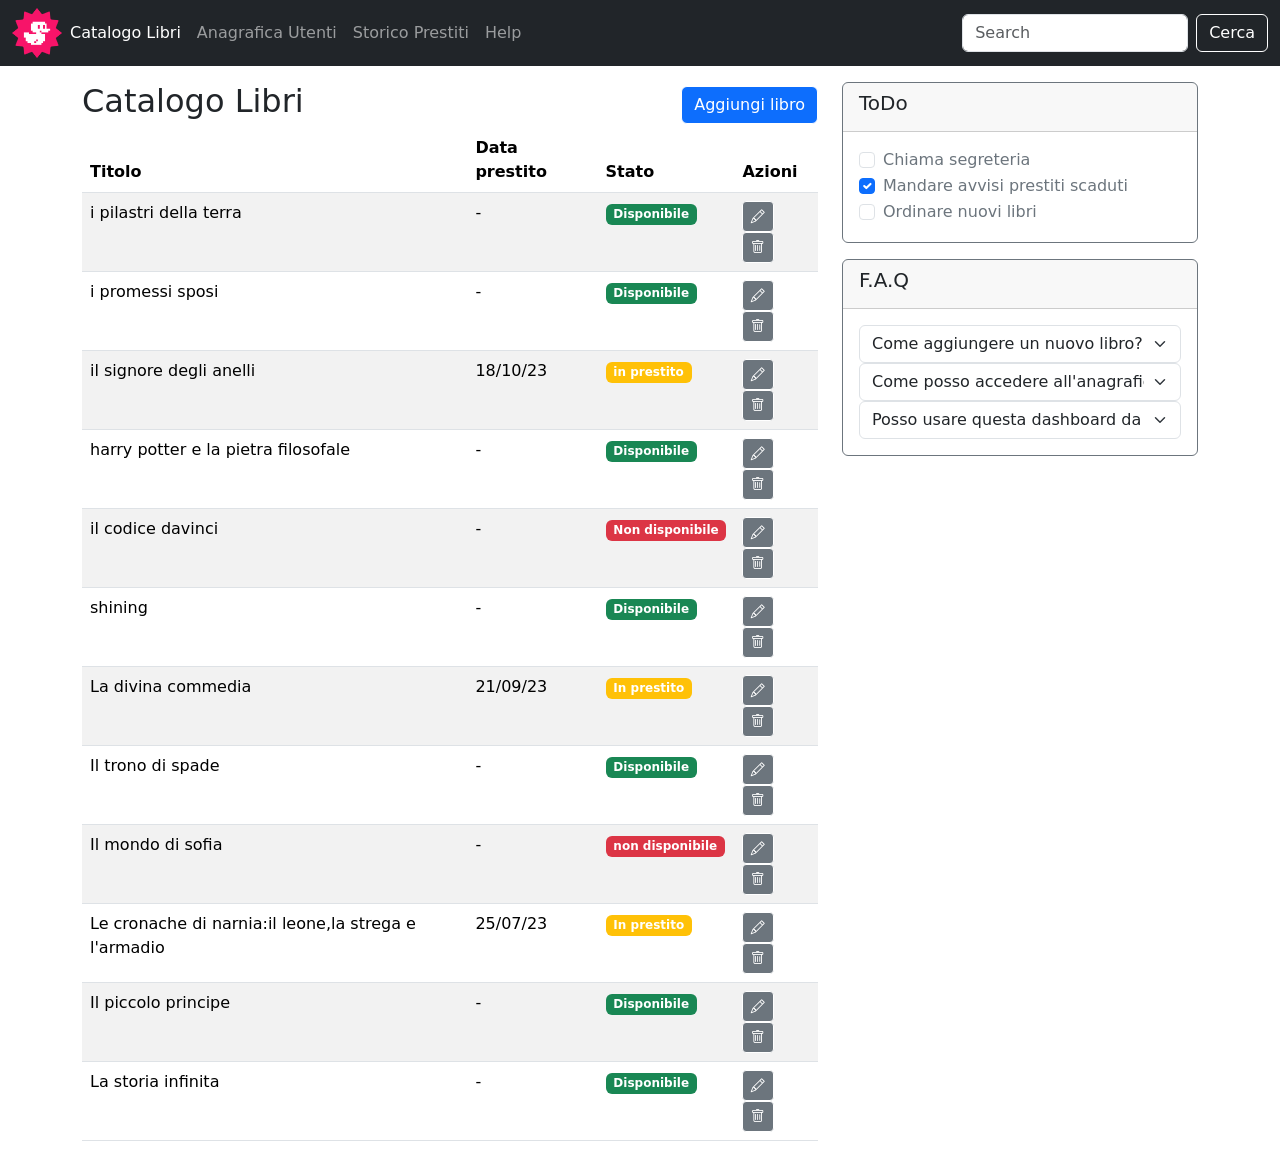
<file: index.html>
<!DOCTYPE html>
<html lang="it">

<head>
    <meta charset="UTF-8">
    <meta name="viewport" content="width=device-width, initial-scale=1.0">
    <title>HTML_CSS_BOOTSTRAP_DASHBOARD</title>
    <link href="https://cdn.jsdelivr.net/npm/bootstrap@5.3.8/dist/css/bootstrap.min.css" rel="stylesheet"
        integrity="sha384-sRIl4kxILFvY47J16cr9ZwB07vP4J8+LH7qKQnuqkuIAvNWLzeN8tE5YBujZqJLB" crossorigin="anonymous">
    <link rel="stylesheet" href="https://cdn.jsdelivr.net/npm/bootstrap-icons@1.13.1/font/bootstrap-icons.min.css">
    <link rel="stylesheet" href="/syles/index.css">
</head>

<body>
    <!-- header -->
    <header>
        <!--navbar-->
        <nav class="navbar navbar-expand-lg bg-dark navbar-dark">
            <div class="container-fluid">
                <img class="immagine-papera" src="/img/duck.png" alt="immagine papera">
                <button class="navbar-toggler" type="button" data-bs-toggle="collapse"
                    data-bs-target="#navbarSupportedContent" aria-controls="navbarSupportedContent"
                    aria-expanded="false" aria-label="Toggle navigation">
                    <span class="navbar-toggler-icon"></span>
                </button>
                <div class="collapse navbar-collapse" id="navbarSupportedContent">
                    <ul class="navbar-nav me-auto mb-2 mb-lg-0">
                        <li class="nav-item">
                            <a class="nav-link active" aria-current="page" href="#">Catalogo Libri</a>
                        </li>
                        <li class="nav-item">
                            <a class="nav-link" href="#">Anagrafica Utenti</a>
                        </li>
                        <li class="nav-item">
                            <a class="nav-link " href="#">Storico Prestiti</a>
                        </li>
                        <li class="nav-item">
                            <a class="nav-link " href="#">Help</a>
                        </li>
                    </ul>
                    <form class="d-flex" role="search">
                        <input class="form-control me-2" type="search" placeholder="Search" aria-label="Search" />
                        <button class="btn btn-outline-success" type="submit">Cerca</button>
                    </form>
                </div>
            </div>
        </nav>
    </header>
    <!-- inizio main-->
    <main>
        <div class="container">
            <div class="row">
                <div class="col-12 col-lg-8 mt-3">
                    <section>
                        <div class="main-container">
                            <h2>Catalogo Libri</h2>
                            <a class="btn btn-primary" href="link-page.html" role="button">Aggiungi libro</a>
                        </div>

                        <!--tabella-->
                        <table class="table table-striped w-80">
                            <thead>
                                <tr>
                                    <th scope="col">Titolo</th>
                                    <th class="d-none d-md-table-cell">Data prestito</th>
                                    <th scope="col">Stato</th>
                                    <th scope="col">Azioni</th>
                                </tr>
                            </thead>
                            <tbody>
                                <tr>
                                    <td>i pilastri della terra</td>
                                    <td class="d-none d-md-table-cell"> - </td>
                                    <td> <span class="badge text-bg-success">Disponibile</span></td>
                                    <td><button class="btn btn-secondary btn-sm">
                                            <i class="bi bi-pencil"></i>
                                        </button>

                                        <button class="btn btn-secondary btn-sm">
                                            <i class="bi bi-trash"></i>
                                        </button>
                                    </td>
                                </tr>
                                <tr>
                                    <td>i promessi sposi</td>
                                    <td class="d-none d-md-table-cell"> - </td>
                                    <td><span class="badge text-bg-success">Disponibile</span></td>
                                    <td><button class="btn btn-secondary btn-sm">
                                            <i class="bi bi-pencil"></i>
                                        </button>
                                        <button class="btn btn-secondary btn-sm">
                                            <i class="bi bi-trash"></i>
                                        </button>
                                    </td>
                                </tr>
                                <tr>
                                    <td>il signore degli anelli</td>
                                    <td class="d-none d-md-table-cell">18/10/23</td>
                                    <td><span class="badge text-bg-warning text-white">in prestito</span></td>
                                    <td><button class="btn btn-secondary btn-sm">
                                            <i class="bi bi-pencil"></i>
                                        </button>

                                        <button class="btn btn-secondary btn-sm">
                                            <i class="bi bi-trash"></i>
                                        </button>
                                    </td>
                                </tr>
                                <tr>

                                    <td>harry potter e la pietra filosofale</td>
                                    <td class="d-none d-md-table-cell"> - </td>
                                    <td><span class="badge text-bg-success">Disponibile</span></td>
                                    <td><button class="btn btn-secondary btn-sm">
                                            <i class="bi bi-pencil"></i>
                                        </button>

                                        <button class="btn btn-secondary btn-sm">
                                            <i class="bi bi-trash"></i>
                                        </button>
                                    </td>
                                </tr>
                                <tr>
                                    <td>il codice davinci</td>
                                    <td class="d-none d-md-table-cell"> - </td>
                                    <td><span class="badge text-bg-danger">Non disponibile</span></td>
                                    <td><button class="btn btn-secondary btn-sm">
                                            <i class="bi bi-pencil"></i>
                                        </button>

                                        <button class="btn btn-secondary btn-sm">
                                            <i class="bi bi-trash"></i>
                                        </button>
                                    </td>
                                </tr>
                                <tr>

                                    <td>shining</td>
                                    <td class="d-none d-md-table-cell"> - </td>
                                    <td><span class="badge text-bg-success">Disponibile</span></td>
                                    <td><button class="btn btn-secondary btn-sm">
                                            <i class="bi bi-pencil"></i>
                                        </button>

                                        <button class="btn btn-secondary btn-sm">
                                            <i class="bi bi-trash"></i>
                                        </button>
                                    </td>
                                </tr>
                                <tr>

                                    <td>La divina commedia</td>
                                    <td class="d-none d-md-table-cell"> 21/09/23</td>
                                    <td><span class="badge text-bg-warning text-white">In prestito</span></td>
                                    <td><button class="btn btn-secondary btn-sm">
                                            <i class="bi bi-pencil"></i>
                                        </button>

                                        <button class="btn btn-secondary btn-sm">
                                            <i class="bi bi-trash"></i>
                                        </button>
                                    </td>
                                </tr>
                                <tr>

                                    <td>Il trono di spade</td>
                                    <td class="d-none d-md-table-cell">-</td>
                                    <td><span class="badge text-bg-success">Disponibile</span></td>
                                    <td><button class="btn btn-secondary btn-sm">
                                            <i class="bi bi-pencil"></i>
                                        </button>

                                        <button class="btn btn-secondary btn-sm">
                                            <i class="bi bi-trash"></i>
                                        </button>
                                    </td>
                                </tr>
                                <tr>

                                    <td>Il mondo di sofia</td>
                                    <td class="d-none d-md-table-cell">-</td>
                                    <td><span class="badge text-bg-danger">non disponibile</span></td>
                                    <td><button class="btn btn-secondary btn-sm">
                                            <i class="bi bi-pencil"></i>
                                        </button>

                                        <button class="btn btn-secondary btn-sm">
                                            <i class="bi bi-trash"></i>
                                        </button>
                                    </td>
                                </tr>
                                <tr>

                                    <td>Le cronache di narnia:il leone,la strega e l'armadio</td>
                                    <td class="d-none d-md-table-cell">25/07/23</td>
                                    <td><span class="badge text-bg-warning text-white">In prestito</span></td>
                                    <td><button class="btn btn-secondary btn-sm">
                                            <i class="bi bi-pencil"></i>
                                        </button>

                                        <button class="btn btn-secondary btn-sm">
                                            <i class="bi bi-trash"></i>
                                        </button>
                                    </td>
                                </tr>
                                <tr>

                                    <td>Il piccolo principe</td>
                                    <td class="d-none d-md-table-cell">-</td>
                                    <td><span class="badge text-bg-success">Disponibile</span></td>
                                    <td><button class="btn btn-secondary btn-sm">
                                            <i class="bi bi-pencil"></i>
                                        </button>

                                        <button class="btn btn-secondary btn-sm">
                                            <i class="bi bi-trash"></i>
                                        </button>
                                    </td>
                                </tr>
                                <tr>

                                    <td>La storia infinita</td>
                                    <td class="d-none d-md-table-cell">-</td>
                                    <td><span class="badge text-bg-success">Disponibile</span></td>

                                    <td> <button class="btn btn-secondary btn-sm">
                                            <i class="bi bi-pencil"></i>
                                        </button>

                                        <button class="btn btn-secondary btn-sm">
                                            <i class="bi bi-trash"></i>
                                        </button>
                                    </td>
                                </tr>
                            </tbody>
                        </table>
                </div>
                </section>
                <!--fine tabella-->


                <!--checkbox-->
                <div class="col-12 col-lg-4 mt-3">
                    <div class=" card-container card border-secondary mb-3 card mx-auto">
                        <div class="card-header">
                            <h5>ToDo</h5>
                        </div>

                        <div class="card-body text-secondary">
                            <div class="form-check">
                                <input class="form-check-input" type="checkbox" value="" id="checkDefault">
                                <label class="form-check-label" for="checkDefault">
                                    Chiama segreteria
                                </label>
                            </div>
                            <div class="form-check">
                                <input class="form-check-input" type="checkbox" value="" id="checkChecked" checked>
                                <label class="form-check-label" for="checkChecked">
                                    Mandare avvisi prestiti scaduti
                                </label>
                            </div>
                            <div class="form-check">
                                <input class="form-check-input" type="checkbox" value="" id="checkDefault">
                                <label class="form-check-label" for="checkDefault">
                                    Ordinare nuovi libri
                                </label>
                            </div>
                        </div>
                    </div>



                    <div class=" card-container card border-secondary mb-3 card mx-auto">
                        <div class="card-header">
                            <h5>F.A.Q</h5>
                        </div>
                        <div class="card-body text-secondary">
                            <select class="form-select" aria-label="Default select example">
                                <option selected>Come aggiungere un nuovo libro?</option>
                                <option value="1">One</option>
                                <option value="2">Two</option>
                                <option value="3">Three</option>
                            </select>
                            <select class="form-select" aria-label="Default select example">
                                <option selected>Come posso accedere all'anagrafica utenti?</option>
                                <option value="1">One</option>
                                <option value="2">Two</option>
                                <option value="3">Three</option>
                            </select>
                            <select class="form-select" aria-label="Default select example">
                                <option selected>Posso usare questa dashboard da mobile?</option>
                                <option value="1">One</option>
                                <option value="2">Two</option>
                                <option value="3">Three</option>
                            </select>
                        </div>
                    </div>
                </div>
            </div>
        </div>
    </main>


    <!--link bootstrap-->
    <script src="https://cdn.jsdelivr.net/npm/bootstrap@5.3.8/dist/js/bootstrap.bundle.min.js"
        integrity="sha384-FKyoEForCGlyvwx9Hj09JcYn3nv7wiPVlz7YYwJrWVcXK/BmnVDxM+D2scQbITxI"
        crossorigin="anonymous"></script>
</body>

</html>
</file>
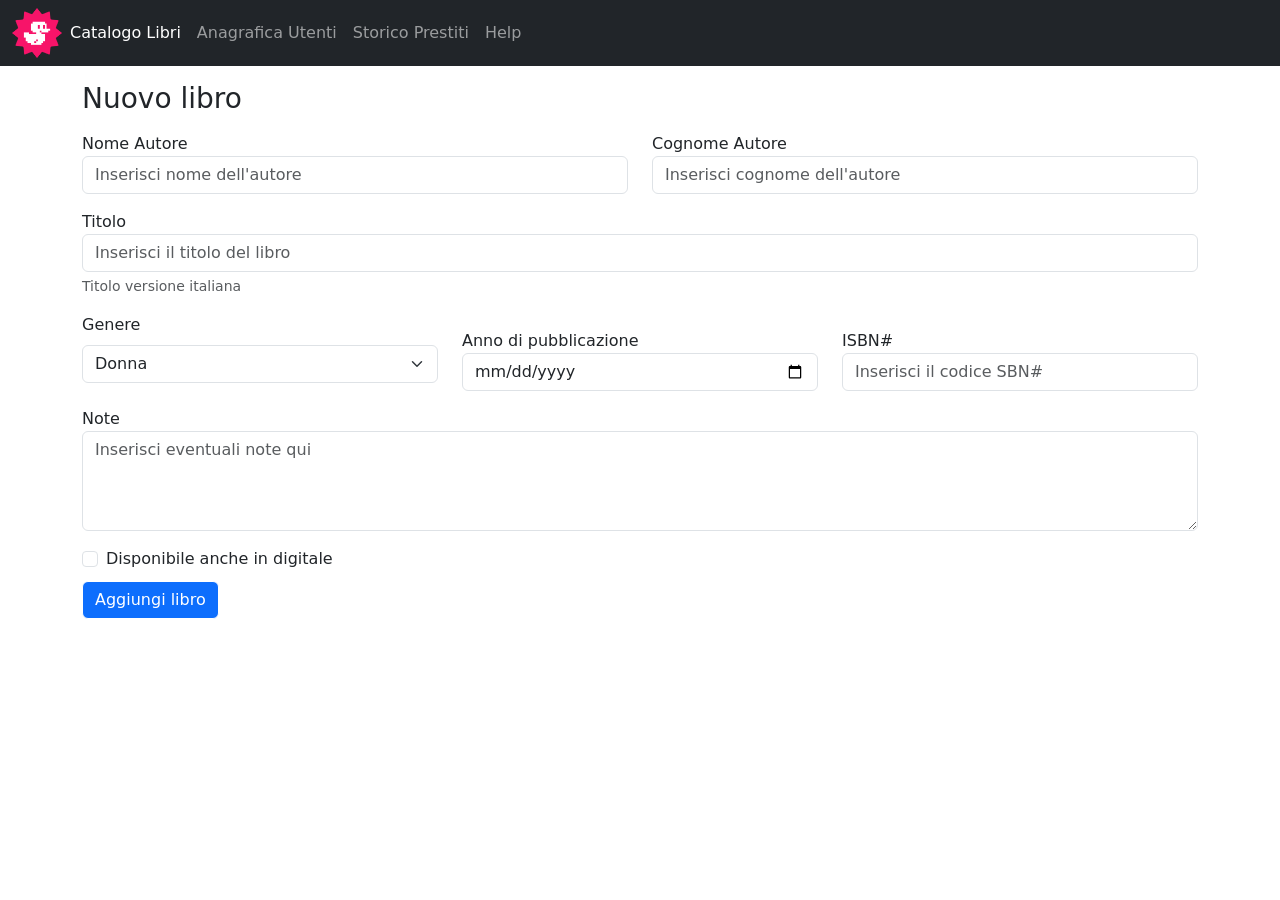
<file: link-page.html>
<!DOCTYPE html>
<html lang="it">

<head>
    <meta charset="UTF-8">
    <meta name="viewport" content="width=device-width, initial-scale=1.0">
    <title>Scegli Libro</title>
    <link href="https://cdn.jsdelivr.net/npm/bootstrap@5.3.8/dist/css/bootstrap.min.css" rel="stylesheet"
        integrity="sha384-sRIl4kxILFvY47J16cr9ZwB07vP4J8+LH7qKQnuqkuIAvNWLzeN8tE5YBujZqJLB" crossorigin="anonymous">
    <link rel="stylesheet" href="/syles/index.css">
</head>

<body>
    <header>
        <!--------------NAVBAR---------------->
        <nav class="navbar navbar-expand-lg bg-dark navbar-dark">
            <div class="container-fluid">
                <img class="immagine-papera" src="/img/duck.png" alt="immagine papera">
                <button class="navbar-toggler" type="button" data-bs-toggle="collapse"
                    data-bs-target="#navbarSupportedContent" aria-controls="navbarSupportedContent"
                    aria-expanded="false" aria-label="Toggle navigation">
                    <span class="navbar-toggler-icon"></span>
                </button>
                <div class="collapse navbar-collapse" id="navbarSupportedContent">
                    <ul class="navbar-nav me-auto mb-2 mb-lg-0">
                        <li class="nav-item">
                            <a class="nav-link active" aria-current="page" href="#">Catalogo Libri</a>
                        </li>
                        <li class="nav-item">
                            <a class="nav-link" href="#">Anagrafica Utenti</a>
                        </li>
                        <li class="nav-item">
                            <a class="nav-link " href="#">Storico Prestiti</a>
                        </li>
                        <li class="nav-item">
                            <a class="nav-link " href="#">Help</a>
                        </li>
                    </ul>
                </div>
            </div>
        </nav>
        <!--------------FINE NAVBAR------------------>
    </header>

    <main>
        <div class="container mt-3">
            <h3>Nuovo libro</h3>
            <form action="url">
                <div class="row mt-3">
                    <div class="col-6">
                        <label for="nome-autore">Nome Autore</label>
                        <input id="nome-autore" class="form-control" type="text"
                            placeholder="Inserisci nome dell'autore">
                    </div>
                    <div class="col-6">
                        <label for="cognome-autore">Cognome Autore</label>
                        <input id="cognome-autore" class="form-control" type="text"
                            placeholder="Inserisci cognome dell'autore">
                    </div>
                </div>
                <!--input titolo libro-->
                <div class="row mt-3">
                    <div class="col-12">
                        <label for="titolo">Titolo</label>
                        <input id="titolo" class="form-control" type="text" placeholder="Inserisci il titolo del libro">
                        <div class="form-text">Titolo versione italiana</div>
                    </div>
                </div>
                <!--select genere-->
                <div class="row mt-3">
                    <div class="col-12 col-lg-4">
                        <label for="genere" class="form-label">Genere</label>
                        <select id="genere" class="form-select">
                            <option selected disabled>Scegli genere</option>
                            <option selected>Uomo</option>
                            <option selected>Donna</option>
                        </select>
                    </div>
                    <!--data anno pubblicazione-->
                    <div class="mt-3 col-12 col-lg-4">
                        <label for="anno-pubblicazione">Anno di pubblicazione</label>
                        <input id="anno-pubblicazione" class="form-control" type="date"
                            placeholder="Inserisci anno di pubblicazione">
                    </div>
                    <!--ISBN#-->
                    <div class="mt-3 col-12 col-lg-4">
                        <label for="ISBN#">ISBN#</label>
                        <input id="ISBN#" class="form-control" type="text" placeholder="Inserisci il codice SBN#">
                    </div>
                </div>
                <!--input note-->
                <div class="row mt-3">
                    <div class="col-12">
                        <label for="note">Note</label>
                        <textarea class="form-control" placeholder="Inserisci eventuali note qui" id="note"
                            style="height: 100px"></textarea>
                    </div>

                    <!--checkmark-->
                    <div class="col mt-3">
                        <div class="form-check">
                            <input class="form-check-input" type="checkbox" value="" id="checkDefault">
                            <label class="form-check-label" for="checkDefault">
                                Disponibile anche in digitale
                            </label>
                        </div>
                    </div>
                    <div class="mt-2">
                        <input class="btn btn-primary" type="submit" value="Aggiungi libro">
                    </div>
                </div>
        </div>
        </form>
        </div>

    </main>



    <script src="https://cdn.jsdelivr.net/npm/bootstrap@5.3.8/dist/js/bootstrap.bundle.min.js"
        integrity="sha384-FKyoEForCGlyvwx9Hj09JcYn3nv7wiPVlz7YYwJrWVcXK/BmnVDxM+D2scQbITxI"
        crossorigin="anonymous"></script>
</body>

</html>
</file>
<file: syles/index.css>
/*heder*/
.immagine-papera {
    height: 50px;
}

.btn {
    color: white;
    background-color: none;
    border-color: white;

}

.main-container {
    display: flex;
    justify-content: space-between;
    align-items: center;
}
</file>
